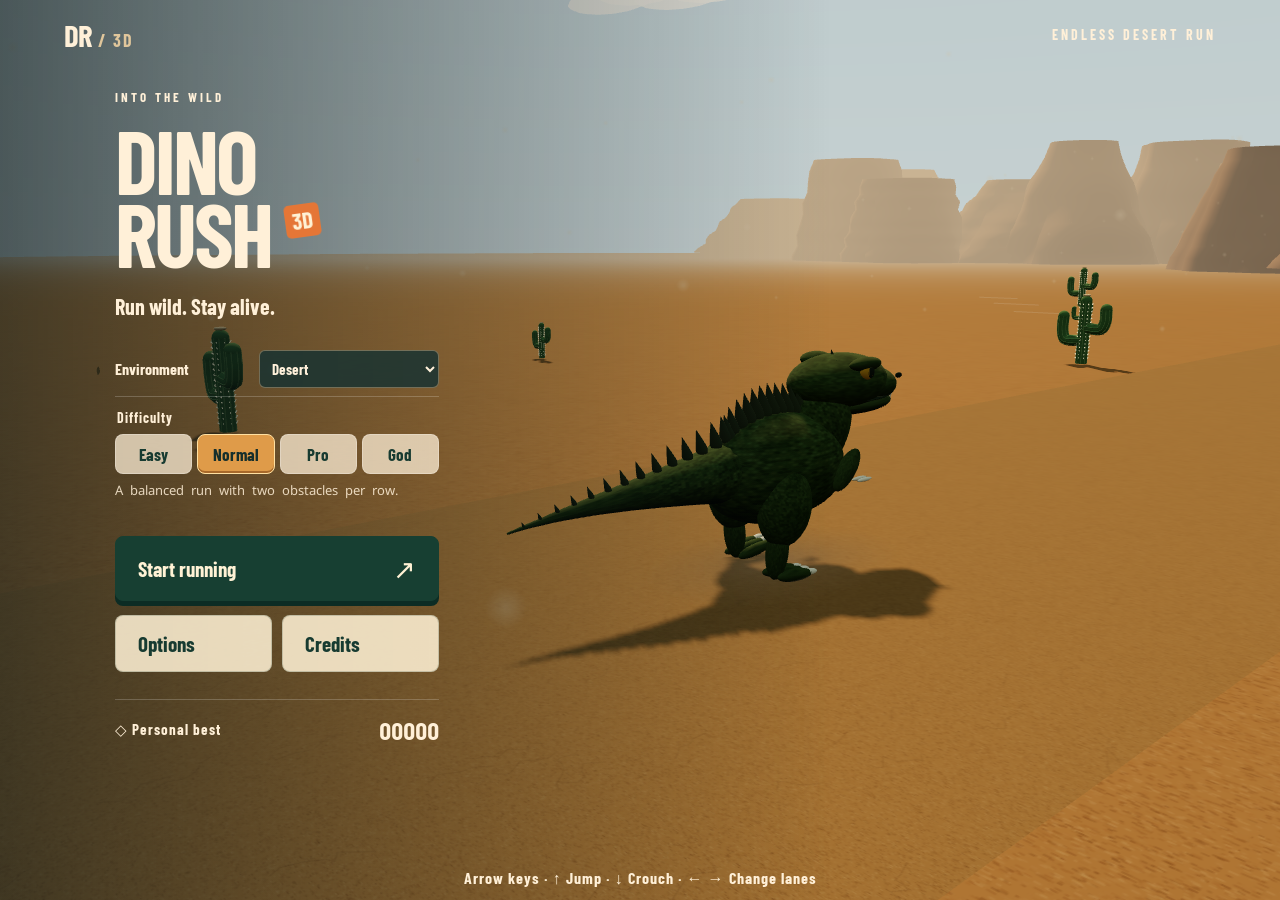
<file: index.html>
<!doctype html>
<html lang="en">
  <head>
    <meta charset="UTF-8" />
    <meta
      name="viewport"
      content="width=device-width,initial-scale=1,viewport-fit=cover"
    />
    <meta name="theme-color" content="#142e29" />
    <title>Dino Rush 3D</title>
    <script type="module" crossorigin src="./index-C_3XY9bK.js"></script>
    <link rel="stylesheet" crossorigin href="./index-CNBYNSt8.css">
  </head>
  <body>
    <aside id="startup" role="status" style="position:fixed;inset:0;z-index:9999;display:grid;place-content:center;padding:24px;background:#142e29;color:#fff;font:16px/1.6 system-ui;text-align:center">
      <h1>Dino Rush 3D</h1>
      <p id="startup-message">Loading the trail… / ක්‍රීඩාව පූරණය වෙමින්…</p>
      <p id="startup-help" hidden>Try opening this in Chrome or another browser with WebGL 2 support.</p>
      <button id="startup-retry" hidden style="padding:16px;border-radius:12px;cursor:pointer">Retry with Low graphics / අඩු රූප සැකසුම්</button>
      <noscript>Enable JavaScript to play this game.</noscript>
    </aside>
    <script>
      (() => {
        if (location.protocol === 'file:' && !location.pathname.endsWith('Run-Dev.html')) {
          location.replace('./Run-Dev.html');
          return;
        }
        const panel = document.getElementById('startup');
        const message = document.getElementById('startup-message');
        const retry = document.getElementById('startup-retry');
        const help = document.getElementById('startup-help');
        let failed = false;
        function fail(reason) {
          failed = true;
          panel.style.display = 'grid';
          message.textContent = 'The game could not start / ක්‍රීඩාව ආරම්භ කළ නොහැක. ' + reason;
          retry.hidden = help.hidden = false;
          clearTimeout(timer);
        }
        const timer = setTimeout(() => fail('Loading is taking longer than expected. Check your connection, then retry.'), 30000);
        window.addEventListener('error', e => fail(e.message || 'A required game file could not load.'), true);
        window.addEventListener('unhandledrejection', e => fail(String(e.reason?.message || e.reason || 'Unexpected startup error.')));
        window.addEventListener('dino:ready', () => {
          clearTimeout(timer);
          if (!failed) panel.style.display = 'none';
        }, {once:true});
        retry.addEventListener('click', () => {
          try {
            let saved;
            try { saved = JSON.parse(localStorage.getItem('dino-settings') || '{}'); } catch { saved = {}; }
            localStorage.setItem('dino-settings', JSON.stringify({...saved, quality:'low'}));
          } catch {}
          location.reload();
        });
        window.addEventListener('DOMContentLoaded', () => {
          document.getElementById('world').addEventListener('webglcontextlost', e => {
            e.preventDefault();
            fail('The browser lost its 3D graphics connection. Retry with Low graphics.');
          });
        });
      })();
    </script>
    <canvas id="world" aria-label="3D dinosaur runner"></canvas>
    <div id="ui"></div>
  </body>
</html>
</file>
<file: index-CNBYNSt8.css>
@font-face{font-family:Barlow Condensed;font-style:normal;font-display:swap;font-weight:700;src:url(./barlow-condensed-vietnamese-700-normal-DYeBwlKR.woff2) format("woff2"),url(./barlow-condensed-vietnamese-700-normal-DhIzd8Tb.woff) format("woff");unicode-range:U+0102-0103,U+0110-0111,U+0128-0129,U+0168-0169,U+01A0-01A1,U+01AF-01B0,U+0300-0301,U+0303-0304,U+0308-0309,U+0323,U+0329,U+1EA0-1EF9,U+20AB}@font-face{font-family:Barlow Condensed;font-style:normal;font-display:swap;font-weight:700;src:url(./barlow-condensed-latin-ext-700-normal-CwuXbfVR.woff2) format("woff2"),url(./barlow-condensed-latin-ext-700-normal-BIHFfxf0.woff) format("woff");unicode-range:U+0100-02BA,U+02BD-02C5,U+02C7-02CC,U+02CE-02D7,U+02DD-02FF,U+0304,U+0308,U+0329,U+1D00-1DBF,U+1E00-1E9F,U+1EF2-1EFF,U+2020,U+20A0-20AB,U+20AD-20C0,U+2113,U+2C60-2C7F,U+A720-A7FF}@font-face{font-family:Barlow Condensed;font-style:normal;font-display:swap;font-weight:700;src:url(./barlow-condensed-latin-700-normal-v1xN8_Wq.woff2) format("woff2"),url(./barlow-condensed-latin-700-normal-Dmwat-ge.woff) format("woff");unicode-range:U+0000-00FF,U+0131,U+0152-0153,U+02BB-02BC,U+02C6,U+02DA,U+02DC,U+0304,U+0308,U+0329,U+2000-206F,U+20AC,U+2122,U+2191,U+2193,U+2212,U+2215,U+FEFF,U+FFFD}@font-face{font-family:Noto Sans Sinhala;font-style:normal;font-display:swap;font-weight:400;src:url(./noto-sans-sinhala-sinhala-400-normal-B-I-Ey6b.woff2) format("woff2"),url(./noto-sans-sinhala-sinhala-400-normal-C8XOyZMO.woff) format("woff");unicode-range:U+0964-0965,U+0D81-0DF4,U+1CF2,U+200C-200D,U+25CC,U+111E1-111F4}@font-face{font-family:Noto Sans Sinhala;font-style:normal;font-display:swap;font-weight:400;src:url(./noto-sans-sinhala-latin-ext-400-normal-DX3cjHFh.woff2) format("woff2"),url(./noto-sans-sinhala-latin-ext-400-normal-CP5rVHFU.woff) format("woff");unicode-range:U+0100-02BA,U+02BD-02C5,U+02C7-02CC,U+02CE-02D7,U+02DD-02FF,U+0304,U+0308,U+0329,U+1D00-1DBF,U+1E00-1E9F,U+1EF2-1EFF,U+2020,U+20A0-20AB,U+20AD-20C0,U+2113,U+2C60-2C7F,U+A720-A7FF}@font-face{font-family:Noto Sans Sinhala;font-style:normal;font-display:swap;font-weight:400;src:url(./noto-sans-sinhala-latin-400-normal-CewS1QCZ.woff2) format("woff2"),url(./noto-sans-sinhala-latin-400-normal-CqMwo2i3.woff) format("woff");unicode-range:U+0000-00FF,U+0131,U+0152-0153,U+02BB-02BC,U+02C6,U+02DA,U+02DC,U+0304,U+0308,U+0329,U+2000-206F,U+20AC,U+2122,U+2191,U+2193,U+2212,U+2215,U+FEFF,U+FFFD}:root{font-family:Barlow Condensed,Noto Sans Sinhala,sans-serif;color:#173b31;background:#edc18a;font-synthesis:none}*{box-sizing:border-box}body{margin:0;overflow:hidden}canvas{position:fixed;inset:0;width:100%;height:100%}body[data-mode=playing] canvas{touch-action:none}#ui{position:fixed;inset:0;pointer-events:none}button,select{font:inherit;cursor:pointer;pointer-events:auto}button{display:flex;align-items:center;justify-content:space-between;background:#fff2d5dd;border:1px solid #173b3130;border-radius:8px;padding:15px 22px;color:#173b31;font-size:21px;font-weight:700;min-height:52px;transition:background .15s,transform .15s}button:hover{background:#fff7e5;transform:translateY(-2px)}button:focus-visible,select:focus-visible{outline:3px solid #e76f2e;outline-offset:4px}button.primary{background:#173f32;color:#fff2d5;border-color:#173f32;box-shadow:0 5px #0c2c24}button.primary:hover{background:#245c47}.primary span{margin-left:50px;font-size:27px}header{position:absolute;left:5vw;right:5vw;top:max(26px,env(safe-area-inset-top));display:flex;justify-content:space-between;align-items:center}.brand{font-size:31px;letter-spacing:-1px}.brand span{font-size:18px;color:#6e6347;letter-spacing:2px}.edition{font-size:14px;letter-spacing:3px}.home{position:absolute;top:19%;left:9%;max-width:380px}.eyebrow{font-size:13px;letter-spacing:3px;font-weight:700;margin:0 0 18px}.home h1{font-size:clamp(72px,8.8vw,130px);line-height:.82;letter-spacing:-3px;margin:0;position:relative}.home h1 small{display:inline-block;font-size:23px;letter-spacing:0;background:#e57636;color:#fff2d5;transform:rotate(-8deg);padding:7px;border-radius:5px;vertical-align:top;margin:8px 0 0 14px}.subtitle{font-size:22px;margin:23px 0}.home nav{display:grid;grid-template-columns:1fr 1fr;gap:10px}.home nav .primary{grid-column:1/-1;margin-bottom:4px}.best{display:flex;justify-content:space-between;align-items:center;margin-top:27px;border-top:1px solid #173b3130;padding-top:15px}.best span{font-size:15px;letter-spacing:1px}.best strong{font-size:25px;font-variant-numeric:tabular-nums}footer{position:absolute;bottom:max(25px,env(safe-area-inset-bottom));left:0;right:0;text-align:center;font-size:16px;letter-spacing:1px}.panel{pointer-events:auto;position:absolute;left:50%;top:50%;transform:translate(-50%,-50%);width:min(440px,92vw);max-height:90dvh;overflow:auto;background:#fff0d7f5;border:1px solid #fff9e8;border-radius:18px;padding:34px;box-shadow:0 24px 80px #33251633}.panel h2{font-size:42px;line-height:1.05;margin:8px 0 22px}.panel h3{font-size:30px;margin:15px 0 25px}.panel p{font-size:18px;line-height:1.5}.panel .eyebrow{font-size:12px}.muted{opacity:.65}.wide{width:100%;justify-content:center;margin-top:12px}.setting{display:flex;align-items:center;justify-content:space-between;gap:15px;padding:13px 0;border-bottom:1px solid #173b311c;font-size:20px}.setting button{min-width:88px;justify-content:center;padding:9px 15px}.setting button[aria-checked=true]{background:#173f32;color:#fff2d5}select{max-width:175px;background:#fff8e9;color:#173f32;padding:12px;border:1px solid #173b3150;border-radius:6px;font-size:17px}.hud{position:absolute;left:5%;right:5%;top:max(20px,env(safe-area-inset-top));display:flex;gap:24px;align-items:center}.hud>div{background:#fff0d9dd;border:1px solid #fff7e680;padding:9px 20px;border-radius:10px;min-width:95px}.hud span{display:block;font-size:13px;letter-spacing:1px}.hud strong{font-size:31px;font-variant-numeric:tabular-nums}.hud .pause{margin-left:auto;font-size:24px}.count{position:absolute;inset:0;display:flex;align-items:center;justify-content:center;flex-direction:column;background:#f7d4a12b}.count strong{font-size:130px;line-height:1}.count p{background:#fff0dbe8;padding:12px 20px;border-radius:8px;font-size:21px}.final-score{font-size:90px;line-height:1}.final-score small{font-size:25px;margin-left:8px}.results{text-align:center}html[lang=si] .home h1{font-size:64px;line-height:1.2;letter-spacing:-2px}html[lang=si] button{font-size:16px}html[lang=si] .panel h2{font-size:29px}html[lang=si] .eyebrow{letter-spacing:0}html[lang=si] footer{font-size:12px}html[lang=si] .setting{font-size:16px}@media(max-width:700px){header{left:6%;right:6%}.edition{font-size:10px;letter-spacing:1px}.home{top:14%;left:7%;max-width:285px}.home h1{font-size:86px}.home .subtitle{font-size:19px;margin:15px 0}.home nav{gap:8px}.home button{padding:12px 18px;font-size:19px}.best{margin-top:18px}.home{background:linear-gradient(90deg,#edc18a77,transparent);border-radius:20px}.hud{gap:9px}.hud>div{padding:8px 14px;min-width:80px}.count p{font-size:16px;max-width:90%;text-align:center}.panel{padding:26px}footer{font-size:12px;letter-spacing:0;padding:0 15px}html[lang=si] .home h1{font-size:48px}html[lang=si] .home{max-width:285px}html[lang=si] .subtitle{font-size:15px}}@media(max-height:560px){.home{top:19%;left:7%;max-width:310px}.home h1{font-size:64px}.home h1 br{display:none}.home .subtitle{margin:12px 0;font-size:17px}.home button{min-height:42px;padding:8px 16px}.best{margin-top:10px;padding-top:7px}footer{bottom:10px}.edition{display:none}.panel{max-height:92dvh;padding:22px}.panel h2{font-size:32px;margin:8px 0 12px}.setting{padding:7px 0}html[lang=si] .home h1{font-size:35px}}body[data-mode=menu] #ui{background:linear-gradient(90deg,rgba(10,24,26,.65),transparent 65%)}body[data-mode=menu] header,body[data-mode=menu] footer,body[data-mode=menu] .home{color:#fff0d8}body[data-mode=menu] .brand span{color:#e0c69b}body[data-mode=menu] .home{background:none}body[data-mode=menu] .best{border-color:#fff3}body[data-mode=options] .panel{left:5%;transform:translateY(-50%);background:#fff0d7ed}.quality-preview{padding:12px;border-left:3px solid #bf792f;background:#ddc4a433}.quality-preview small{font-size:14px}.power-hud{position:absolute;bottom:max(28px,env(safe-area-inset-bottom));left:50%;transform:translate(-50%);display:flex;gap:10px;width:max-content;max-width:95vw;flex-wrap:wrap;justify-content:center}.power-hud>div{position:relative;overflow:hidden;background:#102a2be8;border:1px solid var(--power);border-radius:9px;color:#fff;padding:9px 15px;min-width:100px;display:flex;gap:14px;align-items:center}.power-hud span{font-size:16px}.power-hud strong{font-size:22px;color:var(--power)}.power-hud i{position:absolute;height:3px;background:var(--power);left:0;right:0;bottom:0;transform-origin:left}.toast{position:absolute;top:23%;left:50%;transform:translate(-50%);padding:12px 25px;border-radius:30px;background:#143b32e8;color:#fff2d7;font-size:25px;opacity:0;transition:opacity .2s}.toast.visible{opacity:1}.count .power-help{max-width:500px;font-size:15px;line-height:1.5;text-align:center}@media(max-width:700px){body[data-mode=options] .panel{left:4%;top:auto;bottom:2%;transform:none;max-height:65dvh}.power-hud{gap:5px}.power-hud>div{padding:7px 10px;min-width:75px}.power-hud span{font-size:13px}.toast{font-size:20px}}.difficulty{padding:0;border:0;margin:0 0 18px;pointer-events:auto;min-width:0}.difficulty legend{font-size:14px;letter-spacing:1px;margin-bottom:8px}.difficulty>div{display:grid;grid-template-columns:repeat(4,1fr);gap:5px}.difficulty button{padding:8px 10px;min-height:40px;justify-content:center;font-size:17px;background:#fff1d8bd;border-color:#ffffff42}.difficulty button[aria-pressed=true]{background:#df9b49;color:#162f2c;border-color:#ffe0a1;box-shadow:inset 0 -2px #a8692a}.difficulty small{display:block;font:13px/1.45 Noto Sans Sinhala,sans-serif;opacity:.85;margin-top:8px;min-height:36px}.home{top:15%;max-width:380px}.home h1{font-size:clamp(66px,8vw,112px)}.panel .difficulty small{font-size:12px}html[lang=si] .difficulty button{font-size:12px;padding:8px 4px}@media(max-width:700px){.home{top:12%;max-width:295px}.home h1{font-size:76px}.difficulty{margin-bottom:12px}.difficulty button{font-size:15px;padding:8px}.difficulty small{font-size:11px;min-height:32px}.home .subtitle{margin:12px 0}.home .best{margin-top:14px}}@media(max-height:650px){.home{top:14%;max-width:340px}.home h1{font-size:66px}.home h1 br{display:none}.home .subtitle{margin:10px 0}.difficulty{margin-bottom:10px}.difficulty small{min-height:0}.best{margin-top:10px;padding-top:8px}.home nav button{min-height:42px;padding:8px 15px}}.home .environment-picker{margin:0 0 12px;padding:8px 0;border-color:#fff3;font-size:16px}.home .environment-picker select{background:#193332d9;color:#fff1db;border-color:#bfa78180;font-size:15px;max-width:180px;padding:8px}.home{top:12%}.home h1{font-size:clamp(60px,7vw,100px)}@media(max-width:700px){.home{top:11%;max-width:300px}.home h1{font-size:68px}.home .subtitle{font-size:17px}.home .environment-picker{margin-bottom:8px}.home .difficulty small{font-size:10px}}@media(max-height:600px){.home{top:12%}.home .subtitle{display:none}.home h1{font-size:50px}.home .environment-picker{padding:4px 0}.home .difficulty small{display:none}.home .difficulty{margin-bottom:8px}.home .best{margin-top:8px}.home nav button{min-height:40px}}:root .map-notice{background:#fff0d9;color:#49361e;border-left:3px solid #d99c48;border-radius:7px;padding:10px 12px;margin:0 0 12px;font:13px/1.45 system-ui,sans-serif}:root .map-notice[hidden]{display:none}.map-notice strong,.map-notice span{display:block}.map-notice span{font-size:12px;margin-top:4px}body[data-mode=menu] #ui{display:grid;grid-template-rows:auto minmax(0,1fr) auto;height:100dvh;padding:max(16px,env(safe-area-inset-top)) max(5vw,env(safe-area-inset-right)) max(12px,env(safe-area-inset-bottom)) max(5vw,env(safe-area-inset-left))}body[data-mode=menu] header,body[data-mode=menu] footer{position:static}body[data-mode=menu] .home{position:static;align-self:stretch;width:min(100%,395px);margin:0;padding:clamp(12px,4vh,56px) 5px 12px 4vw;overflow-y:auto;overscroll-behavior:contain;pointer-events:auto;scrollbar-width:thin}body[data-mode=menu] footer{padding:8px 0 0}canvas{display:block;height:100dvh;bottom:auto}body[data-mode=playing] #world{-webkit-user-select:none;user-select:none;-webkit-touch-callout:none}button,select{touch-action:manipulation}@media(max-width:700px),(pointer:coarse){body[data-mode=menu] #ui{background:linear-gradient(90deg,#0a181aef,#0a181a72 55%,#0a181a24)}body[data-mode=menu] .home{padding:clamp(10px,3vh,32px) 5px 8px 1px}.home h1,html[lang=si] .home h1{font-size:clamp(36px,8vw,64px);line-height:1.08}.home h1 br{display:none}.home h1 small{margin-left:8px;font-size:16px}.home .eyebrow{margin-bottom:9px}.home .environment-picker select{min-height:44px;width:56%;max-width:220px;font-size:16px}.home nav button,.difficulty button,.hud .pause{min-height:44px}.home nav button{padding:9px 14px}.home nav .primary span{margin-left:12px}body[data-mode=menu] footer{justify-self:center;max-width:100%;padding:7px 13px;background:#102a2beb;border:1px solid #fbe5c14d;border-radius:12px;font-size:15px;line-height:1.4}.hud{top:max(8px,env(safe-area-inset-top));left:max(8px,env(safe-area-inset-left));right:max(8px,env(safe-area-inset-right));gap:6px}.hud>div{min-width:0;padding:5px 10px}.hud span{font-size:12px;letter-spacing:0}.hud strong{font-size:25px}.hud .pause{min-width:44px;justify-content:center;padding:5px}.count{gap:clamp(3px,1.3dvh,12px);padding:max(55px,env(safe-area-inset-top)) max(12px,env(safe-area-inset-right)) max(12px,env(safe-area-inset-bottom)) max(12px,env(safe-area-inset-left))}.count strong{font-size:clamp(50px,15dvh,110px)}.count p,.count .power-help{max-width:min(100%,430px);margin:0;padding:6px 12px}.count .power-help{font-size:13px}.panel,body[data-mode=options] .panel{inset:max(8px,env(safe-area-inset-top)) max(8px,env(safe-area-inset-right)) max(8px,env(safe-area-inset-bottom)) max(8px,env(safe-area-inset-left));transform:none;width:min(440px,calc(100% - env(safe-area-inset-left) - env(safe-area-inset-right) - 16px));max-height:calc(100% - max(8px,env(safe-area-inset-top)) - max(8px,env(safe-area-inset-bottom)));margin:auto;height:fit-content;padding:clamp(15px,5vw,26px);overscroll-behavior:contain}}@media(max-width:600px)and (orientation:portrait){body[data-mode=menu] #ui{background:linear-gradient(180deg,#0a181ae8,#0a181a85 65%,#0a181a4d)}body[data-mode=menu] .home{justify-self:center;max-width:395px}}@media(max-height:500px)and (orientation:landscape){body[data-mode=menu] #ui{padding-top:max(6px,env(safe-area-inset-top));padding-bottom:max(6px,env(safe-area-inset-bottom))}.brand{font-size:24px}body[data-mode=menu] .home{width:min(100%,520px);max-width:none}.home nav{grid-template-columns:minmax(0,1.5fr) repeat(2,minmax(0,1fr))}.home nav .primary{grid-column:auto;margin-bottom:0}.home .eyebrow{margin-bottom:4px}}
</file>
